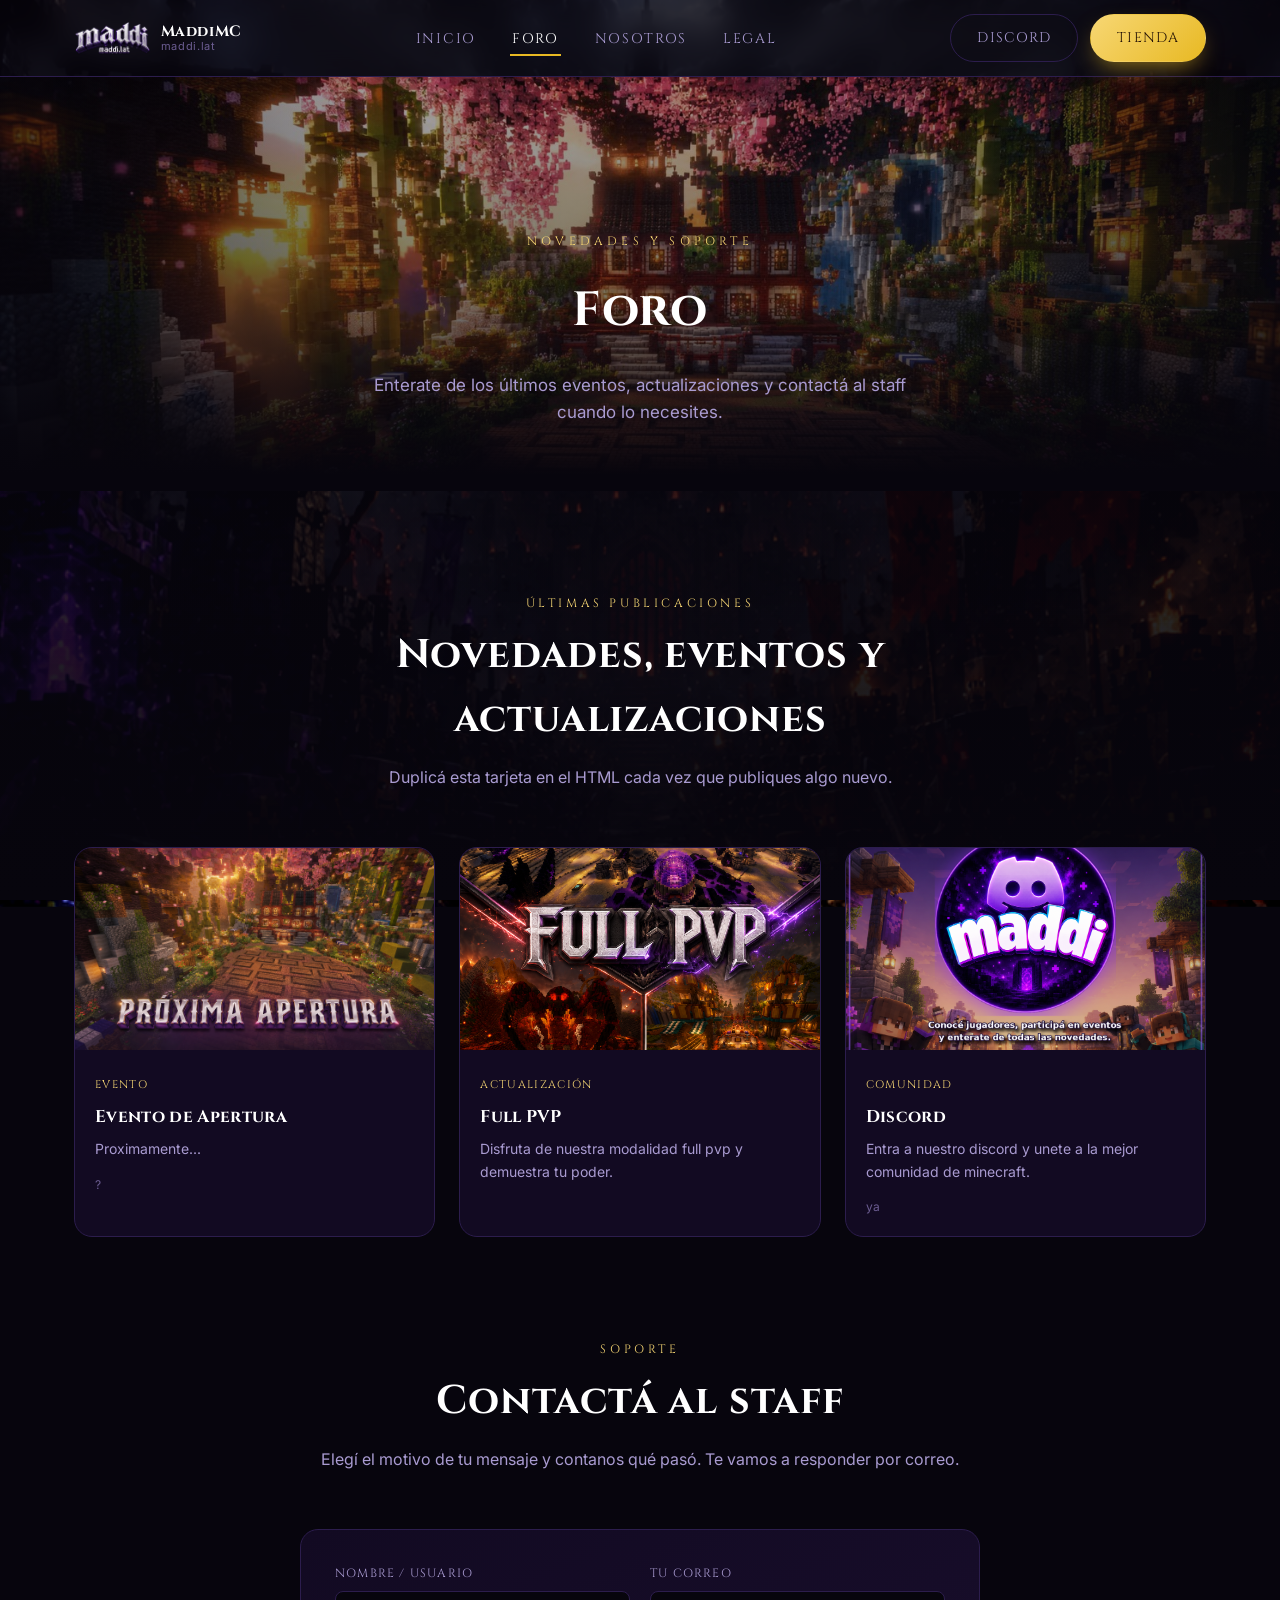
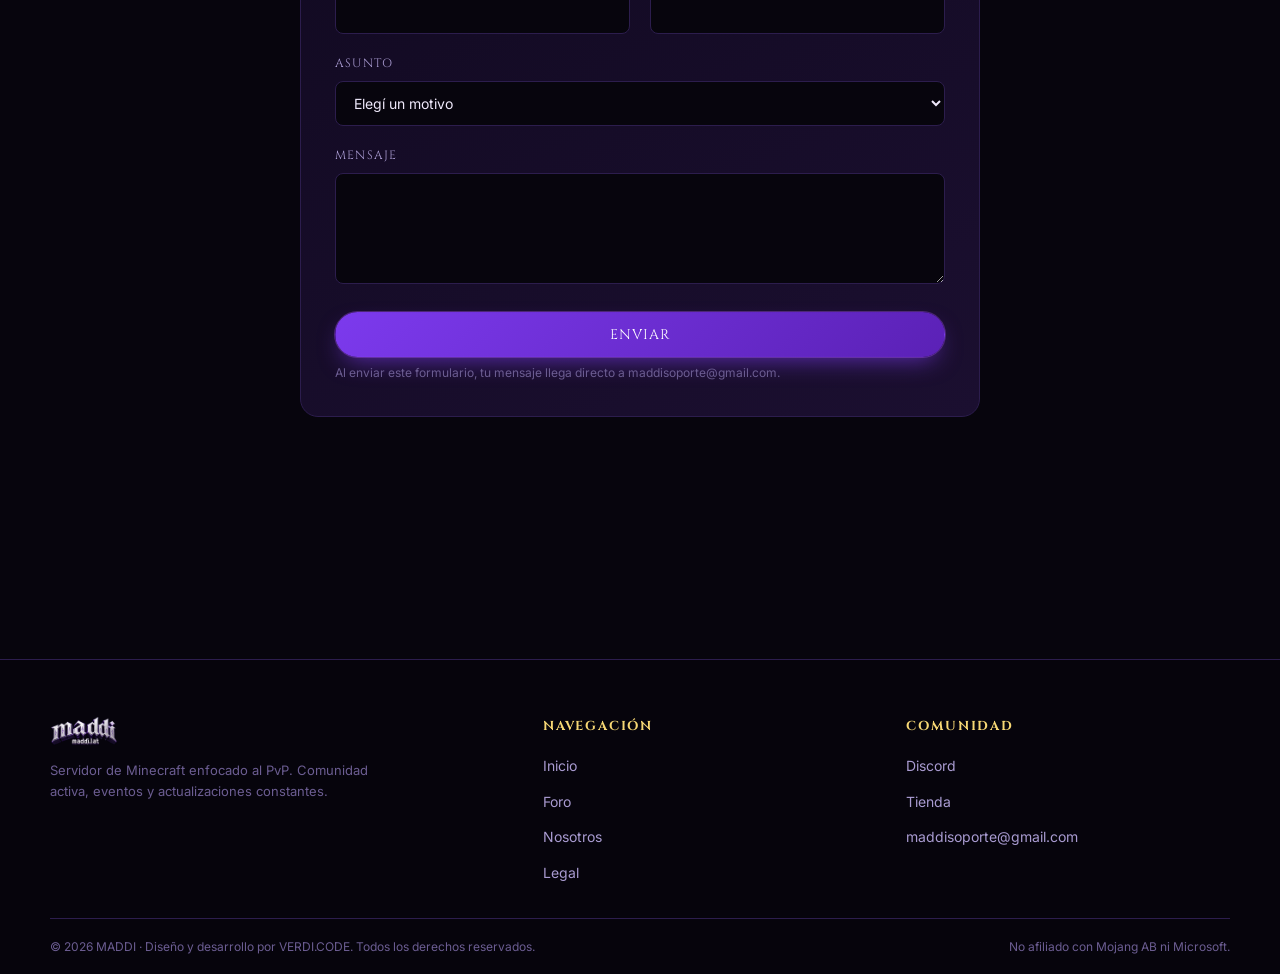
<file: pages/foro.html>
<!DOCTYPE html>
<html lang="es">
<head>
<meta charset="UTF-8">
<meta name="viewport" content="width=device-width, initial-scale=1, shrink-to-fit=no">
<title>Foro — MADDI</title>
<meta name="description" content="Novedades, eventos, actualizaciones y contacto con el soporte de MADDI.">
<link rel="icon" type="image/webp" href="../img/logo.webp">
<link rel="preconnect" href="https://fonts.googleapis.com">
<link rel="preconnect" href="https://fonts.gstatic.com" crossorigin>
<link href="https://fonts.googleapis.com/css2?family=Cinzel:wght@500;600;700;900&family=Inter:wght@400;500;600&display=swap" rel="stylesheet">
<link rel="stylesheet" href="../style.css">
</head>
<body>

<div class="bg-scene" aria-hidden="true">
  <img class="bg-scene__image" src="../img/fondol.webp" alt="">
  <div class="bg-scene__lightning bg-scene__lightning--a"></div>
  <div class="bg-scene__lightning bg-scene__lightning--b"></div>
  <div class="bg-scene__sparkles" aria-hidden="true">
    <span class="spark spark--v1"></span>
    <span class="spark spark--v2"></span>
    <span class="spark spark--v3"></span>
    <span class="spark spark--c1"></span>
    <span class="spark spark--c2"></span>
    <span class="spark spark--c3"></span>
  </div>
  <div class="bg-scene__vignette"></div>
</div>

<header class="site-header">
  <nav class="nav">
    <a href="../index.html" class="nav__brand">
      <img src="../img/logo.webp" alt="MADDI">
      <span class="nav__brand-text">
        <span class="nav__brand-title">MaddiMC</span>
        <span class="nav__brand-ip">maddi.lat</span>
      </span>
    </a>
    <button class="nav__toggle" aria-label="Abrir menú" aria-expanded="false">☰</button>
    <ul class="nav__links">
      <li><a href="../index.html">Inicio</a></li>
      <li><a href="foro.html" aria-current="page">Foro</a></li>
      <li><a href="nosotros.html">Nosotros</a></li>
      <li><a href="legal.html">Legal</a></li>
    </ul>
    <div class="nav__actions">
      <a class="btn btn--ghost" href="https://discord.gg/pamfXC4zZ" target="_blank" rel="noopener">Discord</a>
      <a class="btn btn--gold" href="https://maddi-store.tebex.store/" target="_blank" rel="noopener">Tienda</a>
    </div>
  </nav>
</header>

<main>

  <section class="hero hero--compact">
    <img class="hero__bg" src="../img/banner.webp" alt="">
    <div class="hero__overlay"></div>
    <div class="hero__particles" aria-hidden="true"></div>
    <div class="hero__content">
      <span class="hero__eyebrow">Novedades y soporte</span>
      <h1 style="font-size:clamp(30px,5vw,48px);">Foro</h1>
      <p class="hero__tagline">Enterate de los últimos eventos, actualizaciones y contactá al staff cuando lo necesites.</p>
    </div>
  </section>

  <!-- ============ NOVEDADES ============ -->
  <section class="section container">
    <div class="section__head">
      <span class="section__eyebrow">Últimas publicaciones</span>
      <h2 class="section__title">Novedades, eventos y actualizaciones</h2>
      <p class="section__lede" style="margin-inline:auto;">Duplicá esta tarjeta en el HTML cada vez que publiques algo nuevo.</p>
    </div>

    <div class="news-grid">
      <article class="news-card">
        <div class="news-card__img">
          <!-- Reemplazar por la imagen real de la publicación -->
          <img src="../img/evento.webp" alt="">
        </div>
        <div class="news-card__body">
          <span class="news-card__tag">Evento</span>
          <h3 class="news-card__title">Evento de Apertura</h3>
          <p class="news-card__excerpt">Proximamente...</p>
          <p class="news-card__date">?</p>
        </div>
      </article>

      <article class="news-card">
        <div class="news-card__img">
          <img src="../img/zonas-banner.webp" alt="">
        </div>
        <div class="news-card__body">
          <span class="news-card__tag">Actualización</span>
          <h3 class="news-card__title">Full PVP</h3>
          <p class="news-card__excerpt">Disfruta de nuestra modalidad full pvp y demuestra tu poder.</p>
          <p class="news-card__date"></p>
        </div>
      </article>

      <article class="news-card">
        <div class="news-card__img">
          <img src="../img/discorsforo.webp" alt="">
        </div>
        <div class="news-card__body">
          <span class="news-card__tag">Comunidad</span>
          <h3 class="news-card__title">Discord</h3>
          <p class="news-card__excerpt">Entra a nuestro discord y unete a la mejor comunidad de minecraft.</p>
          <p class="news-card__date">ya</p>
        </div>
      </article>
    </div>
  </section>

  <!-- ============ FORMULARIO DE CONTACTO ============ -->
  <section class="section section--end container" id="contacto">
    <div class="section__head">
      <span class="section__eyebrow">Soporte</span>
      <h2 class="section__title">Contactá al staff</h2>
      <p class="section__lede" style="margin-inline:auto;">Elegí el motivo de tu mensaje y contanos qué pasó. Te vamos a responder por correo.</p>
    </div>

    <div class="form-panel" style="max-width:680px; margin:0 auto;">
      <!--
        Este formulario usa FormSubmit (https://formsubmit.co) para enviar el
        mensaje directo a maddisoporte@gmail.com sin necesitar un backend
        propio. La primera vez que alguien lo envíe, FormSubmit le manda un
        correo de activación a esa casilla que hay que confirmar una sola vez.
      -->
      <form action="https://formsubmit.co/maddisoporte@gmail.com" method="POST" data-contact-form>
        <input type="hidden" name="_subject" value="Nuevo mensaje desde el Foro de MADDI">
        <input type="hidden" name="_captcha" value="true">
        <input type="hidden" name="_template" value="table">

        <div class="field-row">
          <div class="field">
            <label for="nombre">Nombre / usuario</label>
            <input type="text" id="nombre" name="Nombre" required>
          </div>
          <div class="field">
            <label for="email">Tu correo</label>
            <input type="email" id="email" name="Correo" required>
          </div>
        </div>

        <div class="field">
          <label for="asunto">Asunto</label>
          <select id="asunto" name="Asunto" required>
            <option value="" disabled selected>Elegí un motivo</option>
            <option value="Reportar abuso">Reportar abuso</option>
            <option value="Reportar problema">Reportar problema</option>
            <option value="Consultas">Consultas</option>
          </select>
        </div>

        <div class="field">
          <label for="mensaje">Mensaje</label>
          <textarea id="mensaje" name="Mensaje" rows="5" required></textarea>
        </div>

        <button type="submit" class="btn btn--violet" style="width:100%;">Enviar</button>
        <p class="form-note">Al enviar este formulario, tu mensaje llega directo a maddisoporte@gmail.com.</p>
        <p class="form-status" data-form-status></p>
      </form>
    </div>
  </section>

</main>

<footer class="site-footer">
  <div class="container footer-grid">
    <div>
      <div class="footer-brand">
        <img src="../img/logo.webp" alt="MADDI">
      </div>
      <p class="footer-note">Servidor de Minecraft enfocado al PvP. Comunidad activa, eventos y actualizaciones constantes.</p>
    </div>
    <div>
      <h4>Navegación</h4>
      <ul>
        <li><a href="../index.html">Inicio</a></li>
        <li><a href="foro.html">Foro</a></li>
        <li><a href="nosotros.html">Nosotros</a></li>
        <li><a href="legal.html">Legal</a></li>
      </ul>
    </div>
    <div>
      <h4>Comunidad</h4>
      <ul>
        <li><a href="https://discord.gg/pamfXC4zZ" target="_blank" rel="noopener">Discord</a></li>
        <li><a href="https://maddi-store.tebex.store/" target="_blank" rel="noopener">Tienda</a></li>
        <li><a href="mailto:maddisoporte@gmail.com">maddisoporte@gmail.com</a></li>
      </ul>
    </div>
  </div>
  <div class="container footer-bottom">
    <span>© 2026 MADDI · Diseño y desarrollo por VERDI.CODE. Todos los derechos reservados.</span>
    <span>No afiliado con Mojang AB ni Microsoft.</span>
  </div>
</footer>

<script src="../main.js"></script>
</body>
</html>
</file>
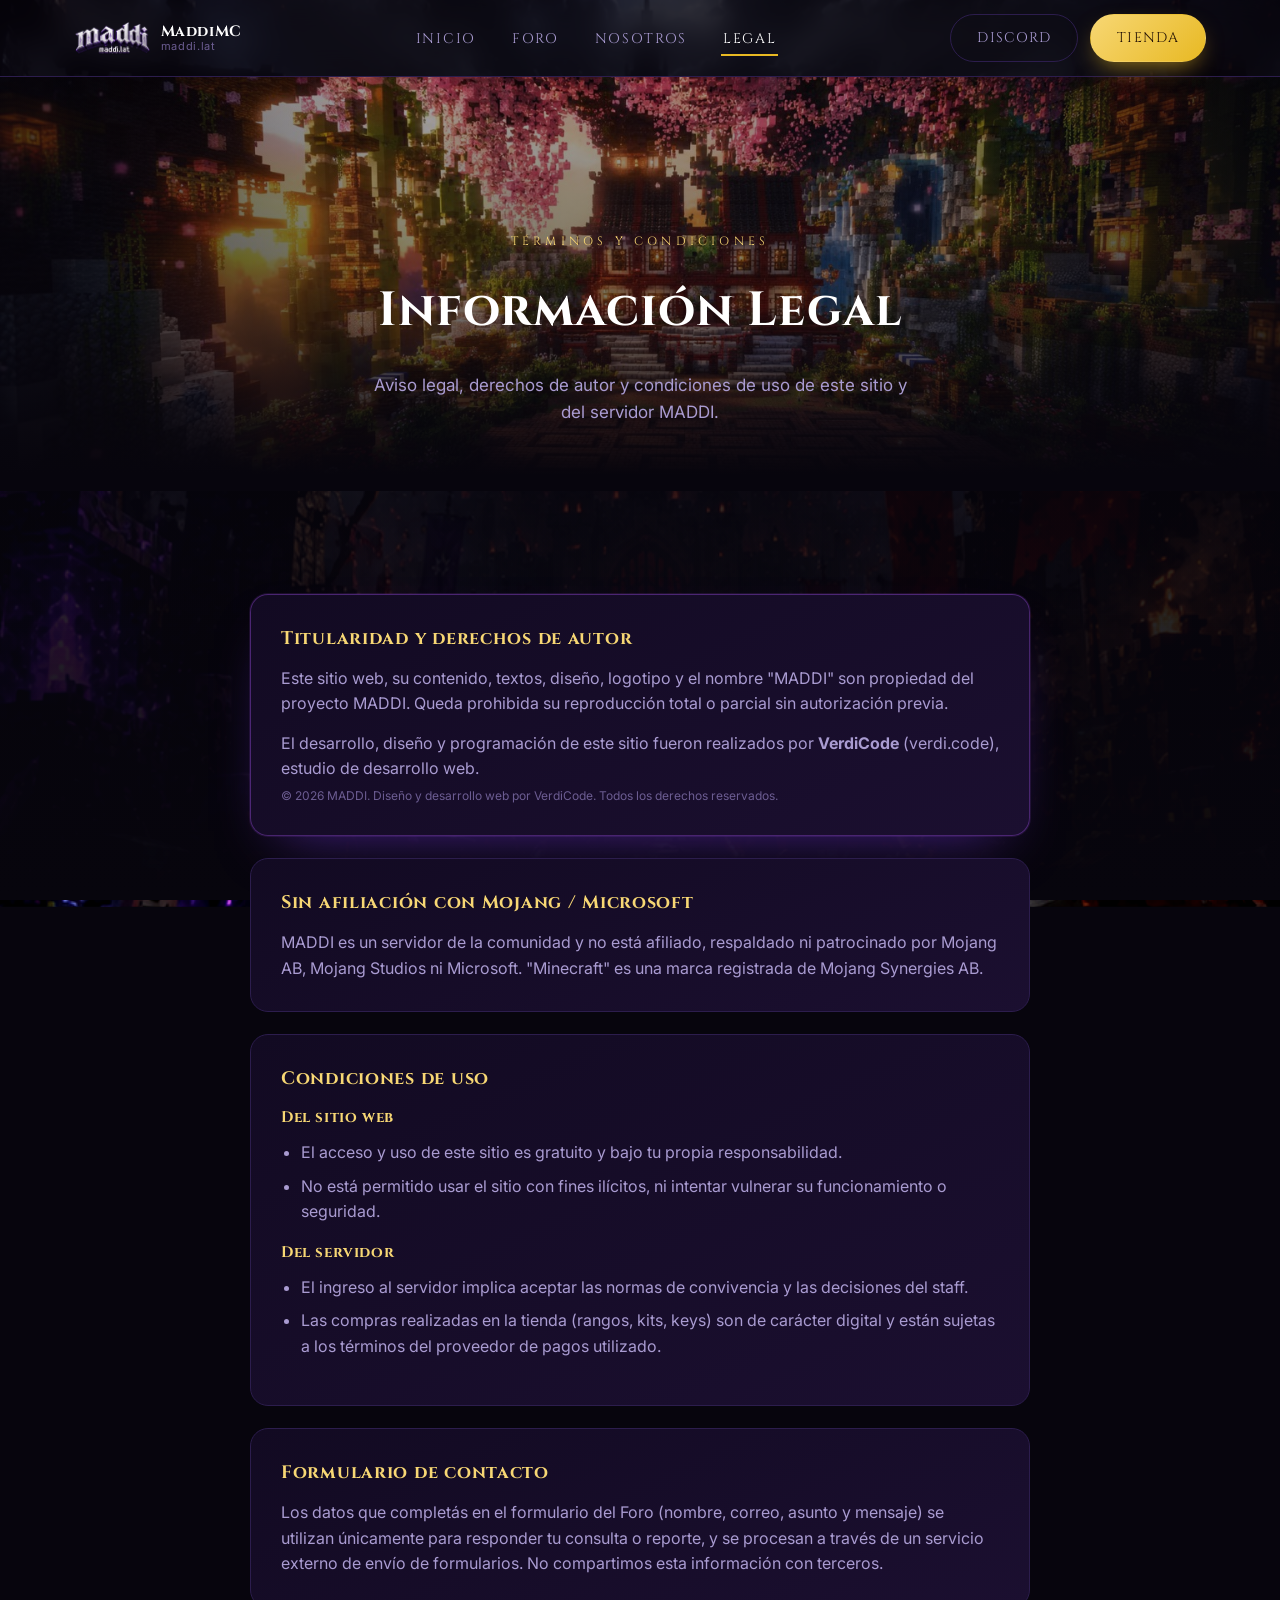
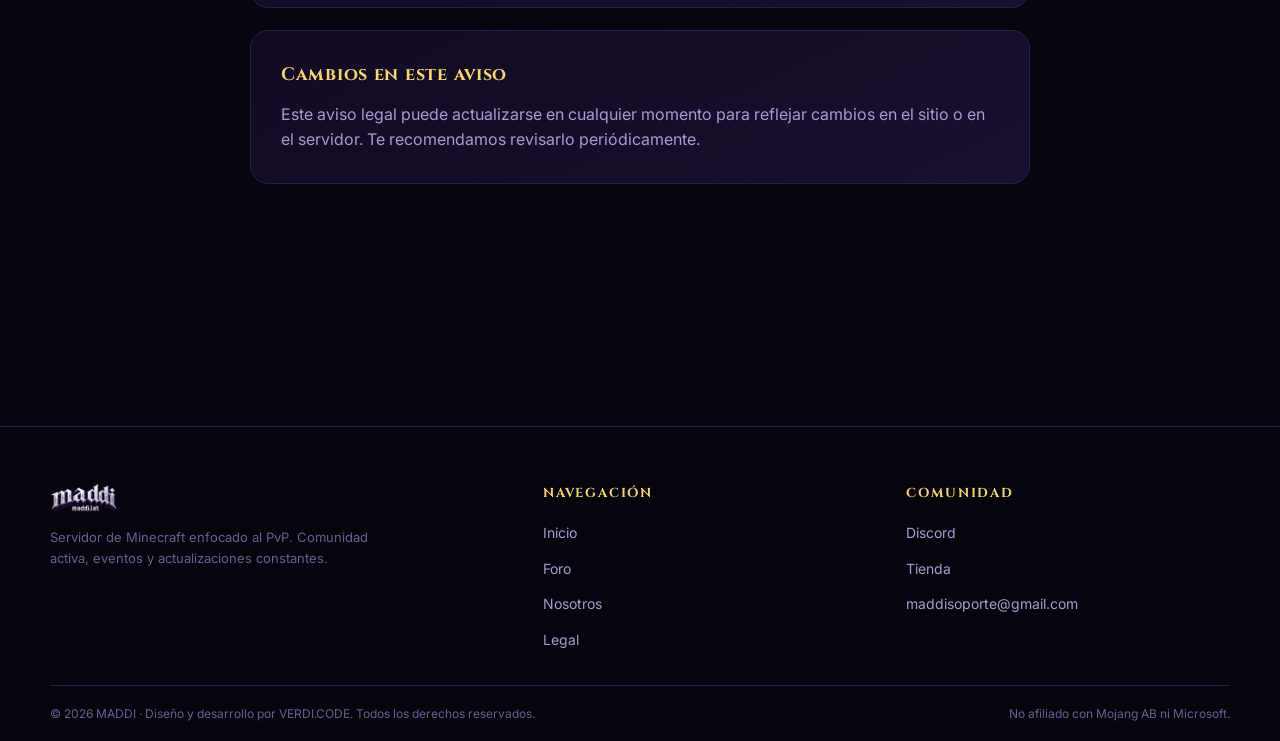
<file: pages/legal.html>
<!DOCTYPE html>
<html lang="es">
<head>
<meta charset="UTF-8">
<meta name="viewport" content="width=device-width, initial-scale=1, shrink-to-fit=no">
<title>Información Legal — MADDI</title>
<meta name="description" content="Aviso legal, derechos de autor y condiciones de uso del sitio de MADDI.">
<link rel="icon" type="image/webp" href="../img/logo.webp">
<link rel="preconnect" href="https://fonts.googleapis.com">
<link rel="preconnect" href="https://fonts.gstatic.com" crossorigin>
<link href="https://fonts.googleapis.com/css2?family=Cinzel:wght@500;600;700;900&family=Inter:wght@400;500;600&display=swap" rel="stylesheet">
<link rel="stylesheet" href="../style.css">
</head>
<body>

<div class="bg-scene" aria-hidden="true">
  <img class="bg-scene__image" src="../img/fondol.webp" alt="">
  <div class="bg-scene__lightning bg-scene__lightning--a"></div>
  <div class="bg-scene__lightning bg-scene__lightning--b"></div>
  <div class="bg-scene__sparkles" aria-hidden="true">
    <span class="spark spark--v1"></span>
    <span class="spark spark--v2"></span>
    <span class="spark spark--v3"></span>
    <span class="spark spark--c1"></span>
    <span class="spark spark--c2"></span>
    <span class="spark spark--c3"></span>
  </div>
  <div class="bg-scene__vignette"></div>
</div>

<header class="site-header">
  <nav class="nav">
    <a href="../index.html" class="nav__brand">
      <img src="../img/logo.webp" alt="MADDI">
      <span class="nav__brand-text">
        <span class="nav__brand-title">MaddiMC</span>
        <span class="nav__brand-ip">maddi.lat</span>
      </span>
    </a>
    <button class="nav__toggle" aria-label="Abrir menú" aria-expanded="false">☰</button>
    <ul class="nav__links">
      <li><a href="../index.html">Inicio</a></li>
      <li><a href="foro.html">Foro</a></li>
      <li><a href="nosotros.html">Nosotros</a></li>
      <li><a href="legal.html" aria-current="page">Legal</a></li>
    </ul>
    <div class="nav__actions">
      <a class="btn btn--ghost" href="https://discord.gg/pamfXC4zZ" target="_blank" rel="noopener">Discord</a>
      <a class="btn btn--gold" href="https://maddi-store.tebex.store/" target="_blank" rel="noopener">Tienda</a>
    </div>
  </nav>
</header>

<main>

  <section class="hero hero--compact">
    <img class="hero__bg" src="../img/banner.webp" alt="">
    <div class="hero__overlay"></div>
    <div class="hero__particles" aria-hidden="true"></div>
    <div class="hero__content">
      <span class="hero__eyebrow">Términos y condiciones</span>
      <h1 style="font-size:clamp(30px,5vw,48px);">Información Legal</h1>
      <p class="hero__tagline">Aviso legal, derechos de autor y condiciones de uso de este sitio y del servidor MADDI.</p>
    </div>
  </section>

  <!-- ============ AVISO LEGAL ============ -->
  <section class="section section--end container">
    <div class="legal">

      <div class="panel panel--glow">
        <h3>Titularidad y derechos de autor</h3>
        <p>Este sitio web, su contenido, textos, diseño, logotipo y el nombre "MADDI" son propiedad del proyecto MADDI. Queda prohibida su reproducción total o parcial sin autorización previa.</p>
        <p>El desarrollo, diseño y programación de este sitio fueron realizados por <strong>VerdiCode</strong> (verdi.code), estudio de desarrollo web.</p>
        <p class="legal-updated">© 2026 MADDI. Diseño y desarrollo web por VerdiCode. Todos los derechos reservados.</p>
      </div>

      <div class="panel">
        <h3>Sin afiliación con Mojang / Microsoft</h3>
        <p>MADDI es un servidor de la comunidad y no está afiliado, respaldado ni patrocinado por Mojang AB, Mojang Studios ni Microsoft. "Minecraft" es una marca registrada de Mojang Synergies AB.</p>
      </div>

      <div class="panel">
        <h3>Condiciones de uso</h3>
        <h4>Del sitio web</h4>
        <ul>
          <li>El acceso y uso de este sitio es gratuito y bajo tu propia responsabilidad.</li>
          <li>No está permitido usar el sitio con fines ilícitos, ni intentar vulnerar su funcionamiento o seguridad.</li>
        </ul>
        <h4>Del servidor</h4>
        <ul>
          <li>El ingreso al servidor implica aceptar las normas de convivencia y las decisiones del staff.</li>
          <li>Las compras realizadas en la tienda (rangos, kits, keys) son de carácter digital y están sujetas a los términos del proveedor de pagos utilizado.</li>
        </ul>
      </div>

      <div class="panel">
        <h3>Formulario de contacto</h3>
        <p>Los datos que completás en el formulario del Foro (nombre, correo, asunto y mensaje) se utilizan únicamente para responder tu consulta o reporte, y se procesan a través de un servicio externo de envío de formularios. No compartimos esta información con terceros.</p>
      </div>

      <div class="panel">
        <h3>Cambios en este aviso</h3>
        <p>Este aviso legal puede actualizarse en cualquier momento para reflejar cambios en el sitio o en el servidor. Te recomendamos revisarlo periódicamente.</p>
      </div>

    </div>
  </section>

</main>

<footer class="site-footer">
  <div class="container footer-grid">
    <div>
      <div class="footer-brand">
        <img src="../img/logo.webp" alt="MADDI">
      </div>
      <p class="footer-note">Servidor de Minecraft enfocado al PvP. Comunidad activa, eventos y actualizaciones constantes.</p>
    </div>
    <div>
      <h4>Navegación</h4>
      <ul>
        <li><a href="../index.html">Inicio</a></li>
        <li><a href="foro.html">Foro</a></li>
        <li><a href="nosotros.html">Nosotros</a></li>
        <li><a href="legal.html">Legal</a></li>
      </ul>
    </div>
    <div>
      <h4>Comunidad</h4>
      <ul>
        <li><a href="https://discord.gg/pamfXC4zZ" target="_blank" rel="noopener">Discord</a></li>
        <li><a href="https://maddi-store.tebex.store/" target="_blank" rel="noopener">Tienda</a></li>
        <li><a href="mailto:maddisoporte@gmail.com">maddisoporte@gmail.com</a></li>
      </ul>
    </div>
  </div>
  <div class="container footer-bottom">
    <span>© 2026 MADDI · Diseño y desarrollo por VERDI.CODE. Todos los derechos reservados.</span>
    <span>No afiliado con Mojang AB ni Microsoft.</span>
  </div>
</footer>

<script src="../main.js"></script>
</body>
</html>
</file>
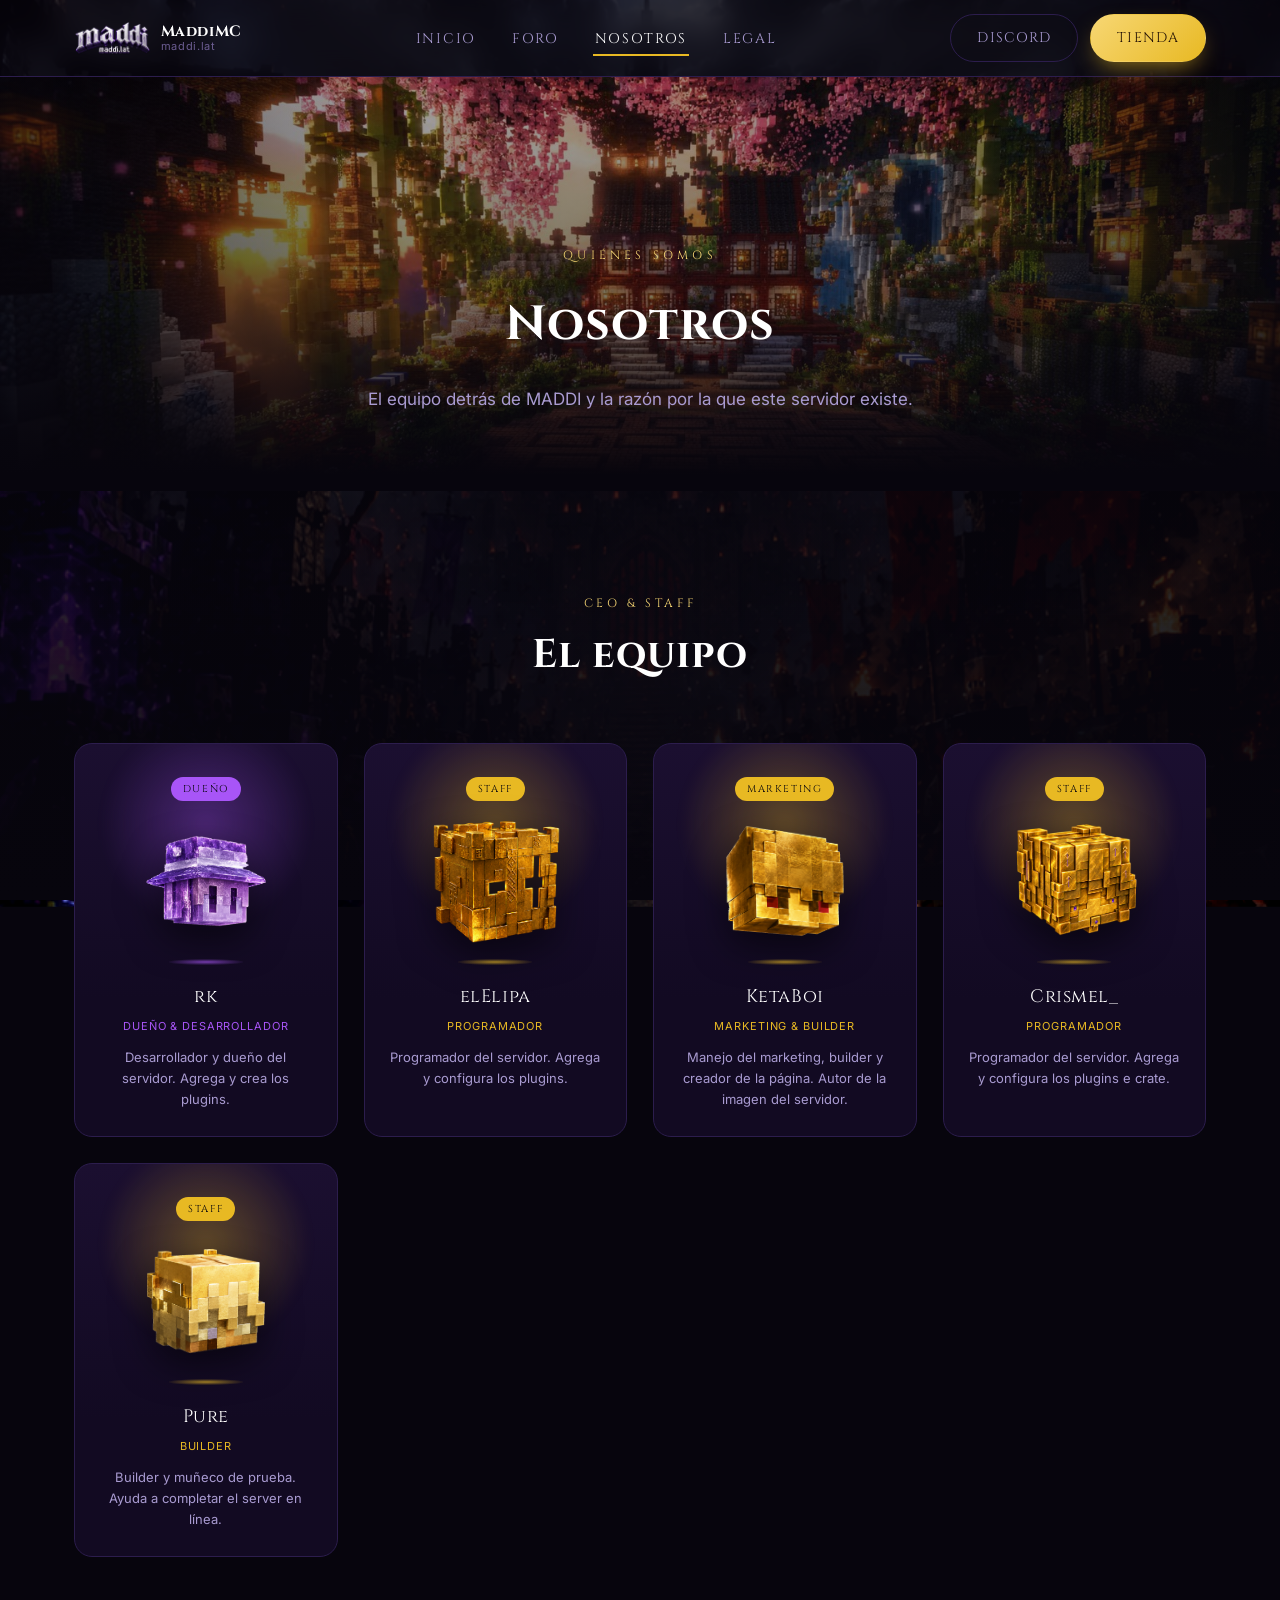
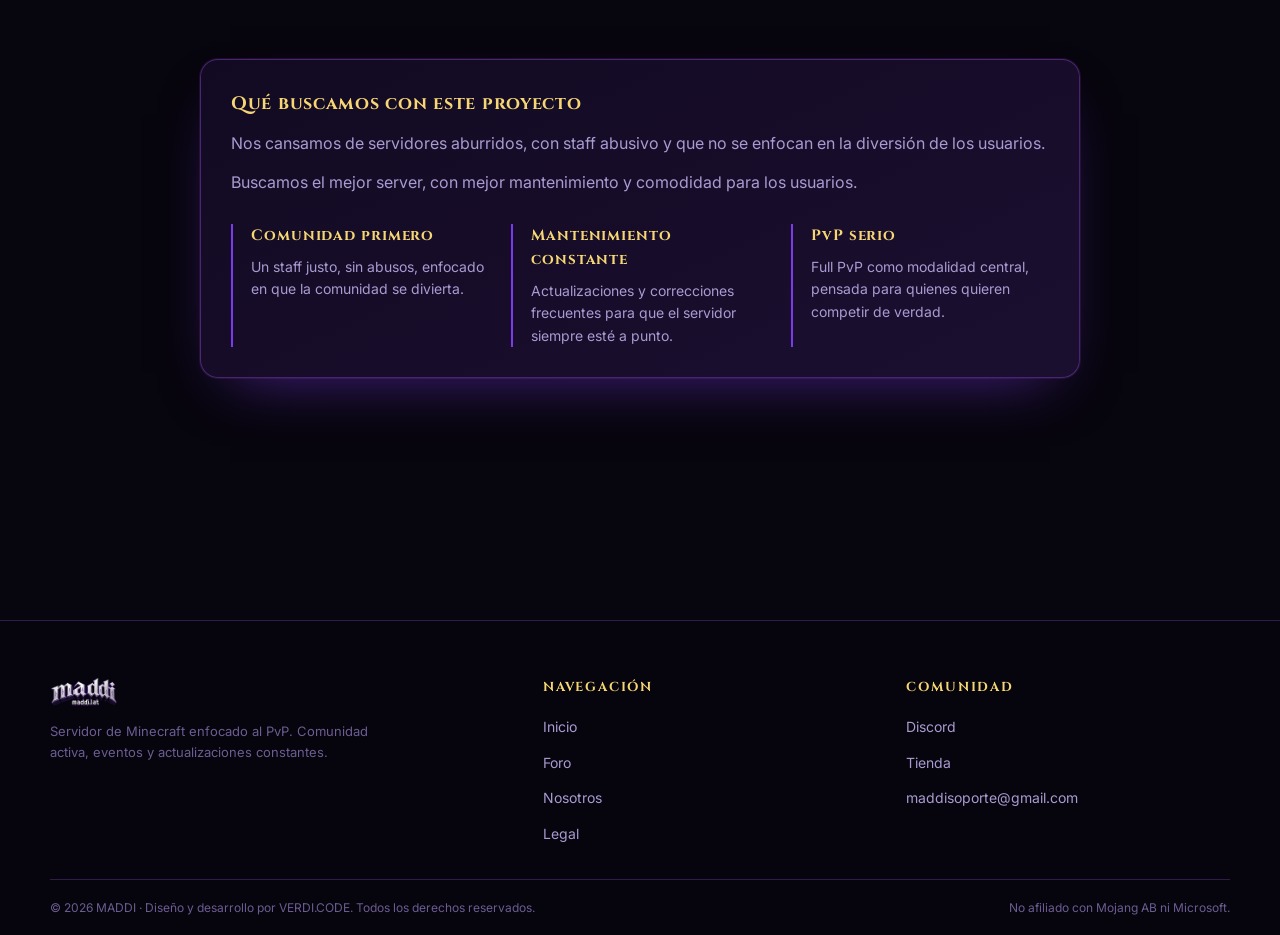
<file: pages/nosotros.html>
<!DOCTYPE html>
<html lang="es">
<head>
<meta charset="UTF-8">
<meta name="viewport" content="width=device-width, initial-scale=1, shrink-to-fit=no">
<title>Nosotros — MADDI</title>
<meta name="description" content="Conocé al equipo detrás de MADDI y qué buscamos con este proyecto.">
<link rel="icon" type="image/webp" href="../img/logo.webp">
<link rel="preconnect" href="https://fonts.googleapis.com">
<link rel="preconnect" href="https://fonts.gstatic.com" crossorigin>
<link href="https://fonts.googleapis.com/css2?family=Cinzel:wght@500;600;700;900&family=Inter:wght@400;500;600&display=swap" rel="stylesheet">
<link rel="stylesheet" href="../style.css">
</head>
<body>

<div class="bg-scene" aria-hidden="true">
  <img class="bg-scene__image" src="../img/fondol.webp" alt="">
  <div class="bg-scene__lightning bg-scene__lightning--a"></div>
  <div class="bg-scene__lightning bg-scene__lightning--b"></div>
  <div class="bg-scene__sparkles" aria-hidden="true">
    <span class="spark spark--v1"></span>
    <span class="spark spark--v2"></span>
    <span class="spark spark--v3"></span>
    <span class="spark spark--c1"></span>
    <span class="spark spark--c2"></span>
    <span class="spark spark--c3"></span>
  </div>
  <div class="bg-scene__vignette"></div>
</div>

<header class="site-header">
  <nav class="nav">
    <a href="../index.html" class="nav__brand">
      <img src="../img/logo.webp" alt="MADDI">
      <span class="nav__brand-text">
        <span class="nav__brand-title">MaddiMC</span>
        <span class="nav__brand-ip">maddi.lat</span>
      </span>
    </a>
    <button class="nav__toggle" aria-label="Abrir menú" aria-expanded="false">☰</button>
    <ul class="nav__links">
      <li><a href="../index.html">Inicio</a></li>
      <li><a href="foro.html">Foro</a></li>
      <li><a href="nosotros.html" aria-current="page">Nosotros</a></li>
      <li><a href="legal.html">Legal</a></li>
    </ul>
    <div class="nav__actions">
      <a class="btn btn--ghost" href="https://discord.gg/pamfXC4zZ" target="_blank" rel="noopener">Discord</a>
      <a class="btn btn--gold" href="https://maddi-store.tebex.store/" target="_blank" rel="noopener">Tienda</a>
    </div>
  </nav>
</header>

<main>

  <section class="hero hero--compact">
    <img class="hero__bg" src="../img/banner.webp" alt="">
    <div class="hero__overlay"></div>
    <div class="hero__particles" aria-hidden="true"></div>
    <div class="hero__content">
      <span class="hero__eyebrow">Quiénes somos</span>
      <h1 style="font-size:clamp(30px,5vw,48px);">Nosotros</h1>
      <p class="hero__tagline">El equipo detrás de MADDI y la razón por la que este servidor existe.</p>
    </div>
  </section>

  <!-- ============ EQUIPO ============ -->
  <section class="section container">
    <div class="section__head">
      <span class="section__eyebrow">CEO &amp; Staff</span>
      <h2 class="section__title">El equipo</h2>
    </div>
    <div class="team-grid">
      <div class="team-card team-card--violet">
        <span class="team-card__rank">Dueño</span>
        <div class="team-card__avatar"><img src="../img/rk.webp" alt="Busto de rk"></div>
        <div class="team-card__plinth"></div>
        <div class="team-card__name">rk</div>
        <div class="team-card__role">Dueño &amp; Desarrollador</div>
        <p class="team-card__desc">Desarrollador y dueño del servidor. Agrega y crea los plugins.</p>
      </div>

      <div class="team-card team-card--gold">
        <span class="team-card__rank">Staff</span>
        <div class="team-card__avatar"><img src="../img/elipa.webp" alt="Busto de elElipa"></div>
        <div class="team-card__plinth"></div>
        <div class="team-card__name">elElipa</div>
        <div class="team-card__role">Programador</div>
        <p class="team-card__desc">Programador del servidor. Agrega y configura los plugins.</p>
      </div>

      <div class="team-card team-card--gold">
        <span class="team-card__rank">Marketing</span>
        <div class="team-card__avatar"><img src="../img/ketaboi.webp" alt="Busto de KetaBoi"></div>
        <div class="team-card__plinth"></div>
        <div class="team-card__name">KetaBoi</div>
        <div class="team-card__role">Marketing &amp; Builder</div>
        <p class="team-card__desc">Manejo del marketing, builder y creador de la página. Autor de la imagen del servidor.</p>
      </div>

      <div class="team-card team-card--gold">
        <span class="team-card__rank">Staff</span>
        <div class="team-card__avatar"><img src="../img/crismel.webp" alt="Busto de Crismel_"></div>
        <div class="team-card__plinth"></div>
        <div class="team-card__name">Crismel_</div>
        <div class="team-card__role">Programador</div>
        <p class="team-card__desc">Programador del servidor. Agrega y configura los plugins e crate.</p>
      </div>

      <div class="team-card team-card--gold">
        <span class="team-card__rank">Staff</span>
        <div class="team-card__avatar"><img src="../img/pure.webp" alt="Busto de Pure"></div>
        <div class="team-card__plinth"></div>
        <div class="team-card__name">Pure</div>
        <div class="team-card__role">Builder</div>
        <p class="team-card__desc">Builder y muñeco de prueba. Ayuda a completar el server en línea.</p>
      </div>
    </div>
  </section>

  <!-- ============ QUÉ BUSCAMOS ============ -->
  <section class="section section--end container">
    <div class="panel panel--glow" style="max-width:880px; margin:0 auto;">
      <h3>Qué buscamos con este proyecto</h3>
      <p>Nos cansamos de servidores aburridos, con staff abusivo y que no se enfocan en la diversión de los usuarios.</p>
      <p>Buscamos el mejor server, con mejor mantenimiento y comodidad para los usuarios.</p>

      <div class="pillars" style="margin-top:28px;">
        <div class="pillar">
          <h4>Comunidad primero</h4>
          <p>Un staff justo, sin abusos, enfocado en que la comunidad se divierta.</p>
        </div>
        <div class="pillar">
          <h4>Mantenimiento constante</h4>
          <p>Actualizaciones y correcciones frecuentes para que el servidor siempre esté a punto.</p>
        </div>
        <div class="pillar">
          <h4>PvP serio</h4>
          <p>Full PvP como modalidad central, pensada para quienes quieren competir de verdad.</p>
        </div>
      </div>
    </div>
  </section>

</main>

<footer class="site-footer">
  <div class="container footer-grid">
    <div>
      <div class="footer-brand">
        <img src="../img/logo.webp" alt="MADDI">
      </div>
      <p class="footer-note">Servidor de Minecraft enfocado al PvP. Comunidad activa, eventos y actualizaciones constantes.</p>
    </div>
    <div>
      <h4>Navegación</h4>
      <ul>
        <li><a href="../index.html">Inicio</a></li>
        <li><a href="foro.html">Foro</a></li>
        <li><a href="nosotros.html">Nosotros</a></li>
        <li><a href="legal.html">Legal</a></li>
      </ul>
    </div>
    <div>
      <h4>Comunidad</h4>
      <ul>
        <li><a href="https://discord.gg/pamfXC4zZ" target="_blank" rel="noopener">Discord</a></li>
        <li><a href="https://maddi-store.tebex.store/" target="_blank" rel="noopener">Tienda</a></li>
        <li><a href="mailto:maddisoporte@gmail.com">maddisoporte@gmail.com</a></li>
      </ul>
    </div>
  </div>
  <div class="container footer-bottom">
    <span>© 2026 MADDI · Diseño y desarrollo por VERDI.CODE. Todos los derechos reservados.</span>
    <span>No afiliado con Mojang AB ni Microsoft.</span>
  </div>
</footer>

<script src="../main.js"></script>
</body>
</html>
</file>
<file: style.css>
/* ==========================================================================
   MADDI — Servidor PvP de Minecraft
   Sistema de diseño: oscuro / violeta imperial, tipografía elegante y ruda
   ========================================================================== */

:root {
  /* Color */
  --void:        #07050d;   /* fondo base, casi negro */
  --deep:        #120a22;   /* paneles / secciones */
  --deep-2:      #1b0f30;   /* paneles elevados */
  --line:        #2c1d4d;   /* bordes sutiles */
  --violet:      #7c3aed;   /* violeta primario */
  --violet-2:    #a855f7;   /* violeta brillante / glow */
  --violet-soft: rgba(124, 58, 237, 0.18);
  --gold:        #e8b923;   /* acento tienda / CTA cálido */
  --gold-2:      #f7d774;
  --crimson:     #c0293b;   /* acento zona PvP */
  --text:        #efe9fb;
  --text-muted:  #a99bd1;
  --text-faint:  #6c5d92;

  /* Type */
  --font-display: "Cinzel", "Georgia", serif;
  --font-body: "Inter", -apple-system, "Segoe UI", sans-serif;

  /* Layout */
  --max-w: 1180px;
  --radius: 10px;
  --radius-lg: 18px;
}

*, *::before, *::after { box-sizing: border-box; }

html {
  scroll-behavior: smooth;
  overflow-x: clip;
}

body {
  margin: 0;
  position: relative;
  z-index: 0;
  min-width: 0;
  background: var(--void);
  color: var(--text);
  font-family: var(--font-body);
  font-size: 16px;
  line-height: 1.6;
  -webkit-font-smoothing: antialiased;
  overflow-x: hidden;
}

main {
  position: relative;
  min-width: 0;
  overflow: clip;
}

img { max-width: 100%; display: block; }

a { color: inherit; text-decoration: none; }

.container {
  max-width: var(--max-w);
  margin: 0 auto;
  padding: 0 24px;
}

h1, h2, h3, h4 {
  font-family: var(--font-display);
  margin: 0;
  color: #fff;
  letter-spacing: 0.02em;
}

p { margin: 0; }

::selection { background: var(--violet); color: #fff; }

/* Foco visible accesible */
a:focus-visible,
button:focus-visible,
input:focus-visible,
select:focus-visible,
textarea:focus-visible {
  outline: 2px solid var(--gold);
  outline-offset: 3px;
}

/* ==========================================================================
   FONDO GENERAL — imagen de batalla fija con parpadeo de rayos
   No debe robar foco del contenido: overlays oscuros + blur leve
   ========================================================================== */

.bg-scene {
  position: fixed;
  inset: 0;
  z-index: -3;
  background: var(--void);
}

.bg-scene__image {
  position: absolute;
  inset: 0;
  width: 100%;
  height: 100%;
  object-fit: cover;
  object-position: center 28%;
  opacity: 1;
  filter: saturate(1.06) contrast(1.08) brightness(0.9);
  transform: scale(1.015);
}

.bg-scene__lightning {
  position: absolute;
  inset: 0;
  mix-blend-mode: screen;
  opacity: 0;
  pointer-events: none;
  will-change: opacity, filter;
}

/* Trazo dentado del rayo: aparece junto con el resplandor del cielo. */
.bg-scene__lightning::before {
  content: "";
  position: absolute;
  top: -3vh;
  left: calc(var(--bolt-x, 50%) - 52px);
  width: 104px;
  height: min(58vh, 620px);
  background: linear-gradient(180deg, #fff 0%, #dfc8ff 18%, #9a5cff 58%, rgba(102,42,190,0.2) 100%);
  clip-path: polygon(49% 0, 61% 0, 52% 19%, 69% 25%, 49% 43%, 62% 48%, 38% 68%, 49% 73%, 25% 100%, 35% 72%, 24% 66%, 45% 47%, 32% 40%, 50% 23%, 40% 18%);
  filter: blur(0.35px) drop-shadow(0 0 7px #fff) drop-shadow(0 0 22px #a855f7) drop-shadow(0 0 46px #6d28d9);
  transform: rotate(var(--bolt-rotate, 0deg));
  transform-origin: top center;
}

.bg-scene__lightning::after {
  content: "";
  position: absolute;
  inset: 0;
  background: radial-gradient(ellipse 48% 34% at var(--flash-x, 50%) 8%, rgba(225,205,255,0.72), rgba(133,77,255,0.22) 42%, transparent 74%);
}

.bg-scene__lightning--a {
  --bolt-x: 67%;
  --bolt-rotate: 8deg;
  --flash-x: 67%;
  animation: lightning-burst-a 7.5s infinite;
}

.bg-scene__lightning--b {
  --bolt-x: 22%;
  --bolt-rotate: -9deg;
  --flash-x: 24%;
  animation: lightning-burst-b 10.5s infinite;
  animation-delay: 2.2s;
}

@keyframes lightning-burst-a {
  0%, 61%, 100% { opacity: 0; }
  61.5% { opacity: 0.82; }
  62% { opacity: 0.12; }
  62.5% { opacity: 0.96; }
  63.2% { opacity: 0.08; }
  64% { opacity: 0.48; }
  65% { opacity: 0; }
}

@keyframes lightning-burst-b {
  0%, 76%, 100% { opacity: 0; }
  76.4% { opacity: 0.68; }
  76.9% { opacity: 0.1; }
  77.4% { opacity: 0.84; }
  78.2% { opacity: 0; }
  79% { opacity: 0.42; }
  79.8% { opacity: 0; }
}

/* ---------- Destellos violeta/celeste sobre las armaduras del fondo ---------- */

.bg-scene__sparkles {
  position: absolute;
  inset: 0;
  pointer-events: none;
}

.spark {
  position: absolute;
  width: 120px;
  height: 120px;
  border-radius: 50%;
  transform: translate(-50%, -50%) scale(0.7);
  mix-blend-mode: screen;
  background: radial-gradient(circle, var(--spark-color, rgba(196,140,255,0.92)) 0 2%, rgba(255,255,255,0.54) 3%, transparent 34%);
  filter: drop-shadow(0 0 8px var(--spark-color, #b96cff));
  opacity: 0;
  animation-name: spark-twinkle;
  animation-timing-function: ease-in-out;
  animation-iteration-count: infinite;
}

.spark::before,
.spark::after {
  content: "";
  position: absolute;
  left: 50%;
  top: 50%;
  border-radius: 999px;
  background: linear-gradient(90deg, transparent, rgba(255,255,255,0.98), var(--spark-color, #c084fc), transparent);
  transform: translate(-50%, -50%);
  box-shadow: 0 0 8px var(--spark-color, #a855f7);
}

.spark::before { width: 44%; height: 2px; }
.spark::after  { width: 2px; height: 44%; }

@keyframes spark-twinkle {
  0%, 34%, 100% { opacity: 0; transform: translate(-50%, -50%) scale(0.55) rotate(0deg); }
  39% { opacity: var(--spark-max, 0.75); transform: translate(-50%, -50%) scale(1.05) rotate(12deg); }
  44% { opacity: 0.12; transform: translate(-50%, -50%) scale(0.72) rotate(20deg); }
  48% { opacity: calc(var(--spark-max, 0.75) * 0.78); transform: translate(-50%, -50%) scale(0.92) rotate(26deg); }
  54% { opacity: 0; transform: translate(-50%, -50%) scale(0.62) rotate(34deg); }
}

/* violeta — lado izquierdo, donde el fondo ya tiene espadas y armaduras moradas */
.spark--v1 {
  top: 63%; left: 7%;
  width: 150px; height: 150px;
  --spark-color: #ca8cff;
  --spark-max: 0.85;
  animation-duration: 4.5s;
  animation-delay: 0.2s;
}
.spark--v2 {
  top: 48%; left: 4%;
  width: 100px; height: 100px;
  --spark-color: #a855f7;
  --spark-max: 0.7;
  animation-duration: 6s;
  animation-delay: 1.8s;
}
.spark--v3 {
  top: 77%; left: 13%;
  width: 90px; height: 90px;
  --spark-color: #daa6ff;
  --spark-max: 0.65;
  animation-duration: 5.2s;
  animation-delay: 3.1s;
}

/* celeste — lado derecho, donde el fondo tiene armadura de diamante */
.spark--c1 {
  top: 66%; left: 91%;
  width: 140px; height: 140px;
  --spark-color: #78e6ff;
  --spark-max: 0.85;
  animation-duration: 4.8s;
  animation-delay: 0.9s;
}
.spark--c2 {
  top: 80%; left: 86%;
  width: 100px; height: 100px;
  --spark-color: #5ed2f5;
  --spark-max: 0.7;
  animation-duration: 5.6s;
  animation-delay: 2.5s;
}
.spark--c3 {
  top: 56%; left: 96%;
  width: 80px; height: 80px;
  --spark-color: #96ebff;
  --spark-max: 0.6;
  animation-duration: 4.2s;
  animation-delay: 1.3s;
}

@media (prefers-reduced-motion: reduce) {
  .bg-scene__lightning--a,
  .bg-scene__lightning--b,
  .spark { animation: none; opacity: 0; }
}

.bg-scene__vignette {
  position: absolute;
  inset: 0;
  background:
    linear-gradient(180deg, rgba(7,5,13,0.18) 0%, rgba(7,5,13,0.4) 45%, rgba(7,5,13,0.8) 82%, var(--void) 100%),
    radial-gradient(ellipse 90% 55% at 50% 0%, transparent 55%, rgba(7,5,13,0.6) 100%);
}

@media (prefers-reduced-motion: reduce) {
  .bg-scene__lightning { animation: none; opacity: 0; }
}

/* ==========================================================================
   HEADER / NAV
   ========================================================================== */

.site-header {
  position: sticky;
  top: 0;
  z-index: 100;
  background: rgba(7, 5, 13, 0.72);
  backdrop-filter: blur(14px);
  border-bottom: 1px solid var(--line);
}

.nav {
  display: flex;
  align-items: center;
  justify-content: space-between;
  padding: 14px 24px;
  max-width: var(--max-w);
  margin: 0 auto;
  gap: 20px;
}

.nav__brand {
  display: flex;
  align-items: center;
  gap: 10px;
}

.nav__brand img {
  height: 34px;
  width: auto;
}

.nav__brand-text {
  display: flex;
  flex-direction: column;
  line-height: 1.1;
}

.nav__brand-title {
  font-family: var(--font-display);
  font-size: 15px;
  font-weight: 700;
  letter-spacing: 0.04em;
  color: #fff;
}

.nav__brand-ip {
  font-size: 11px;
  letter-spacing: 0.06em;
  color: var(--text-faint);
}

.nav__links {
  display: flex;
  gap: 32px;
  list-style: none;
  margin: 0;
  padding: 0;
}

.nav__links a {
  font-family: var(--font-display);
  font-size: 14px;
  letter-spacing: 0.12em;
  text-transform: uppercase;
  color: var(--text-muted);
  padding: 6px 2px;
  position: relative;
  transition: color 0.2s ease;
}

.nav__links a::after {
  content: "";
  position: absolute;
  left: 0; right: 100%;
  bottom: -2px;
  height: 2px;
  background: var(--gold);
  transition: right 0.25s ease;
}

.nav__links a:hover,
.nav__links a[aria-current="page"] {
  color: #fff;
}

.nav__links a:hover::after,
.nav__links a[aria-current="page"]::after {
  right: 0;
}

.nav__actions {
  display: flex;
  gap: 12px;
  align-items: center;
}

.nav__toggle {
  display: none;
  background: none;
  border: 1px solid var(--line);
  border-radius: 8px;
  color: #fff;
  padding: 8px 10px;
  font-size: 18px;
}

/* ==========================================================================
   BOTONES
   ========================================================================== */

.btn {
  display: inline-flex;
  align-items: center;
  justify-content: center;
  gap: 8px;
  font-family: var(--font-display);
  font-size: 14px;
  letter-spacing: 0.08em;
  text-transform: uppercase;
  padding: 12px 26px;
  border-radius: 999px;
  border: 1px solid transparent;
  cursor: pointer;
  transition: transform 0.18s ease, box-shadow 0.18s ease, filter 0.18s ease;
  white-space: nowrap;
}

.btn:hover { transform: translateY(-2px); }

.btn--violet {
  background: linear-gradient(135deg, var(--violet), #5b21b6);
  color: #fff;
  box-shadow: 0 0 0 1px rgba(168,85,247,0.35), 0 10px 24px -8px rgba(124,58,237,0.7);
}
.btn--violet:hover { box-shadow: 0 0 0 1px rgba(168,85,247,0.6), 0 14px 30px -6px rgba(168,85,247,0.85); }

.btn--gold {
  background: linear-gradient(135deg, var(--gold-2), var(--gold));
  color: #241205;
  box-shadow: 0 10px 24px -8px rgba(232,185,35,0.65);
}
.btn--gold:hover { filter: brightness(1.08); box-shadow: 0 14px 30px -6px rgba(232,185,35,0.85); }

.btn--ghost {
  background: transparent;
  border-color: var(--line);
  color: var(--text-muted);
}
.btn--ghost:hover { color: #fff; border-color: var(--violet-2); }

.btn--icon img { height: 20px; width: 20px; }

/* ==========================================================================
   HERO (Inicio)
   ========================================================================== */

.hero {
  position: relative;
  min-height: min(82svh, 860px);
  display: flex;
  flex-direction: column;
  align-items: center;
  justify-content: center;
  text-align: center;
  overflow: hidden;
  padding: 140px 24px 90px;
}

.hero__bg {
  position: absolute;
  inset: 0;
  z-index: -2;
  width: 100%;
  height: 100%;
  object-fit: cover;
  object-position: center 38%;
}

.hero__overlay {
  position: absolute;
  inset: 0;
  z-index: -1;
  background:
    linear-gradient(180deg, rgba(7,5,13,0.35) 0%, rgba(7,5,13,0.55) 55%, var(--void) 96%),
    linear-gradient(90deg, rgba(7,5,13,0.55), transparent 30%, transparent 70%, rgba(7,5,13,0.55));
}

.hero__particles {
  position: absolute;
  inset: 0;
  z-index: 1;
  pointer-events: none;
  overflow: hidden;
}

.petal {
  position: absolute;
  top: -40px;
  width: 10px;
  height: 10px;
  border-radius: 60% 0 60% 0;
  background: linear-gradient(135deg, #f0abfc, var(--violet-2));
  opacity: 0.75;
  animation: petal-fall linear infinite;
}

@keyframes petal-fall {
  0%   { transform: translateY(0) translateX(0) rotate(0deg); opacity: 0; }
  8%   { opacity: 0.8; }
  100% { transform: translateY(110vh) translateX(var(--drift, 40px)) rotate(340deg); opacity: 0; }
}

@media (prefers-reduced-motion: reduce) {
  .petal { animation: none; display: none; }
}

.hero__content {
  position: relative;
  z-index: 2;
  display: flex;
  flex-direction: column;
  align-items: center;
  gap: 22px;
}

.hero__eyebrow {
  font-family: var(--font-display);
  letter-spacing: 0.35em;
  text-transform: uppercase;
  font-size: 12px;
  color: var(--gold-2);
}

.hero__logo {
  width: min(420px, 70vw);
  animation: logo-float 6s ease-in-out infinite;
}

@keyframes logo-float {
  0%, 100% {
    transform: translateY(0);
    filter: drop-shadow(0 0 34px rgba(124,58,237,0.5)) drop-shadow(0 14px 18px rgba(0,0,0,0.5));
  }
  50% {
    transform: translateY(-10px);
    filter: drop-shadow(0 0 54px rgba(168,85,247,0.75)) drop-shadow(0 22px 22px rgba(0,0,0,0.55));
  }
}

@media (prefers-reduced-motion: reduce) {
  .hero__logo { animation: none; filter: drop-shadow(0 0 40px rgba(124,58,237,0.55)); }
}

.hero__tagline {
  max-width: 560px;
  color: var(--text-muted);
  font-size: 17px;
}

.hero__actions {
  display: flex;
  gap: 16px;
  flex-wrap: wrap;
  justify-content: center;
  margin-top: 6px;
}

.hero--compact {
  min-height: 46vh;
  padding-top: 150px;
  padding-bottom: 60px;
}

.hero__status {
  display: flex;
  gap: 10px;
  align-items: center;
  font-family: var(--font-display);
  font-size: 13px;
  letter-spacing: 0.08em;
  text-transform: uppercase;
  color: var(--text-muted);
}

.status-dot {
  width: 9px; height: 9px;
  border-radius: 50%;
  background: #3fce6a;
  box-shadow: 0 0 10px #3fce6a;
}
.status-dot--off { background: #6c5d92; box-shadow: none; }

/* ==========================================================================
   IP BOX
   ========================================================================== */

.ip-panel {
  position: relative;
  z-index: 3;
  margin: -46px auto 0;
  max-width: 760px;
  display: grid;
  grid-template-columns: 1fr auto;
  gap: 1px;
  background: var(--line);
  border-radius: var(--radius-lg);
  overflow: hidden;
  border: 1px solid var(--line);
  box-shadow: 0 30px 60px -20px rgba(0,0,0,0.7);
}

.ip-panel__main {
  background: var(--deep);
  padding: 22px 28px;
  display: flex;
  align-items: center;
  gap: 18px;
  flex-wrap: wrap;
}

.ip-panel__label {
  font-family: var(--font-display);
  font-size: 12px;
  letter-spacing: 0.14em;
  text-transform: uppercase;
  color: var(--text-faint);
}

.ip-panel__value {
  font-family: var(--font-display);
  font-size: 22px;
  color: #fff;
  letter-spacing: 0.03em;
}

.ip-panel__copy {
  margin-left: auto;
  background: var(--violet-soft);
  border: 1px solid var(--violet);
  color: #fff;
  border-radius: 8px;
  padding: 10px 18px;
  font-family: var(--font-display);
  font-size: 13px;
  letter-spacing: 0.08em;
  text-transform: uppercase;
  cursor: pointer;
  transition: background 0.2s ease;
}
.ip-panel__copy:hover { background: rgba(124,58,237,0.35); }
.ip-panel__copy[data-copied="true"] { background: #21593a; border-color: #3fce6a; }

.ip-panel__stats {
  background: var(--deep-2);
  display: flex;
  align-items: stretch;
}

.ip-stat {
  padding: 16px 26px;
  display: flex;
  flex-direction: column;
  justify-content: center;
  gap: 2px;
  border-left: 1px solid var(--line);
  min-width: 130px;
}

.ip-stat__value {
  font-family: var(--font-display);
  font-size: 20px;
  color: var(--gold-2);
}

.ip-stat__label {
  font-size: 11px;
  letter-spacing: 0.1em;
  text-transform: uppercase;
  color: var(--text-faint);
}

@media (max-width: 640px) {
  .ip-panel { grid-template-columns: 1fr; }
  .ip-panel__stats { flex-direction: row; min-width: 0; }
  .ip-stat { flex: 1 1 0; min-width: 0; }
}

/* ==========================================================================
   SECCIONES GENERALES
   ========================================================================== */

.section {
  padding-top: clamp(76px, 8vw, 110px);
  position: relative;
}

/* Mantiene el aire lateral incluso cuando una sección también es container. */
.section.container {
  width: 100%;
  padding-right: 24px;
  padding-left: 24px;
}

.section__eyebrow {
  font-family: var(--font-display);
  font-size: 12px;
  letter-spacing: 0.3em;
  text-transform: uppercase;
  color: var(--gold-2);
  margin-bottom: 10px;
  display: block;
}

.section__title {
  font-size: clamp(28px, 4vw, 40px);
}

.section__lede {
  color: var(--text-muted);
  max-width: 640px;
  margin-top: 14px;
  font-size: 16px;
}

.section__head {
  text-align: center;
  margin: 0 auto 56px;
  max-width: 700px;
}

/* Divisor con forma de rayo, elemento distintivo de la marca */
.divider {
  width: 100%;
  height: 46px;
  margin: 0 auto;
  display: block;
  color: var(--violet);
  opacity: 0.55;
}

/* ==========================================================================
   NOSOTROS (about) — panel presentación
   ========================================================================== */

.about-grid {
  display: grid;
  grid-template-columns: 1.1fr 0.9fr;
  gap: 28px;
  align-items: stretch;
}

.panel {
  background: linear-gradient(155deg, var(--deep), var(--deep-2));
  border: 1px solid var(--line);
  border-radius: var(--radius-lg);
  padding: 30px;
}

.panel--glow {
  border-color: rgba(168,85,247,0.35);
  box-shadow: 0 0 0 1px rgba(168,85,247,0.12), 0 25px 60px -30px rgba(124,58,237,0.6);
}

.panel h3 {
  font-size: 18px;
  color: var(--gold-2);
  letter-spacing: 0.04em;
  margin-bottom: 12px;
}

.panel p + p { margin-top: 14px; }

.panel p { color: var(--text-muted); }

.featured-shot {
  border-radius: var(--radius-lg);
  overflow: hidden;
  border: 1px solid var(--line);
  position: relative;
}

.featured-shot img { width: 100%; height: 100%; object-fit: cover; }

.featured-shot__tag {
  position: absolute;
  top: 16px; right: 16px;
  background: rgba(7,5,13,0.7);
  border: 1px solid var(--gold-2);
  color: var(--gold-2);
  font-family: var(--font-display);
  font-size: 11px;
  letter-spacing: 0.1em;
  text-transform: uppercase;
  padding: 6px 12px;
  border-radius: 999px;
  backdrop-filter: blur(6px);
}

/* ==========================================================================
   ZONAS (banner de zonas del servidor)
   ========================================================================== */

.zones {
  position: relative;
  width: 100%;
  max-width: 1100px;
  margin: 0;
  margin-inline: auto;
  border-radius: var(--radius-lg);
  overflow: hidden;
  border: 1px solid var(--line);
  background: #050309;
  box-shadow: 0 24px 60px -28px rgba(0,0,0,0.9), 0 0 34px rgba(124,58,237,0.12);
}

.zones img {
  width: 100%;
  display: block;
}

.zones__video {
  display: block;
  width: 100%;
  max-width: 100%;
  height: auto;
  aspect-ratio: 16 / 9;
  object-fit: contain;
  background: #050309;
}

@media (max-width: 600px) {
  .zones {
    width: 100%;
    border-radius: 12px;
  }
}

.zones__caption {
  text-align: center;
  color: var(--text-faint);
  font-size: 13px;
  margin-top: 12px;
}

/* ==========================================================================
   COMPRAS RECIENTES — cuadro fijo arriba a la izquierda (datos reales de Tebex)
   ========================================================================== */

.recent-buyers {
  position: static;
  top: 80px;
  left: 20px;
  z-index: 60;
  width: 148px;
  background: rgba(18, 10, 34, 0.82);
  backdrop-filter: blur(10px);
  border: 1px solid var(--line);
  border-radius: var(--radius);
  padding: 10px;
  box-shadow: 0 20px 45px -18px rgba(0,0,0,0.75);
}

.recent-buyers[hidden] { display: none; }

.recent-buyers__head {
  display: flex;
  align-items: center;
  gap: 6px;
  font-family: var(--font-display);
  font-size: 9.5px;
  letter-spacing: 0.08em;
  text-transform: uppercase;
  color: var(--text-muted);
  margin-bottom: 8px;
}

.recent-buyers__dot {
  width: 6px; height: 6px;
  border-radius: 50%;
  background: #3fce6a;
  box-shadow: 0 0 8px #3fce6a;
  flex-shrink: 0;
  animation: recent-buyers-pulse 1.8s ease-in-out infinite;
}

@keyframes recent-buyers-pulse {
  0%, 100% { opacity: 1; }
  50% { opacity: 0.35; }
}

/* Grilla de 3x3 — solo el busto, el nombre queda como tooltip (title) */
.recent-buyers__list {
  list-style: none;
  margin: 0;
  padding: 0;
  display: grid;
  grid-template-columns: repeat(3, 1fr);
  gap: 6px;
}

.recent-buyers__item {
  aspect-ratio: 1;
  border-radius: 6px;
  overflow: hidden;
  background: var(--deep-2);
  border: 1px solid var(--line);
  transition: border-color 0.2s ease, transform 0.2s ease;
}
.recent-buyers__item:hover {
  border-color: var(--violet-2);
  transform: translateY(-2px);
}

.recent-buyers__avatar {
  display: block;
  width: 100%;
  height: 100%;
}
.recent-buyers__avatar img { width: 100%; height: 100%; object-fit: cover; display: block; }

@media (prefers-reduced-motion: reduce) {
  .recent-buyers__dot { animation: none; }
}

/* En pantallas chicas se achica un poco más, pero se mantiene SIEMPRE fijo (nunca vuelve al flujo normal) */
@media (max-width: 860px) {
  .recent-buyers {
    top: 68px;
    left: 12px;
    width: 128px;
    padding: 8px;
  }
}

/* ==========================================================================
   TIENDA CTA
   ========================================================================== */

.shop-cta {
  display: grid;
  grid-template-columns: auto 1fr auto;
  align-items: center;
  gap: 28px;
  background: radial-gradient(ellipse 120% 140% at 0% 0%, rgba(232,185,35,0.12), transparent 60%), var(--deep);
  border: 1px solid var(--line);
  border-radius: var(--radius-lg);
  padding: 26px 32px;
}

.shop-cta img { width: 84px; height: 84px; }

.shop-cta h3 { font-size: 20px; color: #fff; margin-bottom: 6px; }
.shop-cta p { color: var(--text-muted); font-size: 14px; }

@media (max-width: 700px) {
  .shop-cta { grid-template-columns: auto 1fr; }
  .shop-cta .btn { grid-column: 1 / -1; }
}

/* ==========================================================================
   COMPRAS RECIENTES / COLABORADORES (placeholder, listo para Tebex)
   ========================================================================== */

.purchases {
  background: var(--deep);
  border: 1px solid var(--line);
  border-radius: var(--radius-lg);
  padding: 22px;
}

.purchases__head {
  display: flex;
  justify-content: space-between;
  align-items: center;
  margin-bottom: 16px;
}

.purchases__head span {
  font-family: var(--font-display);
  font-size: 12px;
  letter-spacing: 0.14em;
  text-transform: uppercase;
  color: var(--text-faint);
}

.purchases__grid {
  display: grid;
  grid-template-columns: repeat(auto-fill, minmax(52px, 1fr));
  gap: 10px;
}

.purchases__avatar {
  aspect-ratio: 1;
  border-radius: 8px;
  background: linear-gradient(155deg, var(--deep-2), #241540);
  border: 1px solid var(--line);
  display: flex;
  align-items: center;
  justify-content: center;
  overflow: hidden;
}

.purchases__avatar img { width: 100%; height: 100%; object-fit: cover; }

.purchases__note {
  margin-top: 16px;
  font-size: 12px;
  color: var(--text-faint);
  border-top: 1px dashed var(--line);
  padding-top: 12px;
}

/* ==========================================================================
   FOOTER
   ========================================================================== */

.site-footer {
  margin-top: 140px;
  border-top: 1px solid var(--line);
  background: rgba(7,5,13,0.85);
}

.footer-grid {
  display: grid;
  grid-template-columns: 1.4fr 1fr 1fr;
  gap: 40px;
  padding: 56px 0 32px;
}

.footer-grid h4 {
  font-size: 13px;
  letter-spacing: 0.14em;
  text-transform: uppercase;
  color: var(--gold-2);
  margin-bottom: 16px;
}

.footer-grid ul { list-style: none; margin: 0; padding: 0; display: flex; flex-direction: column; gap: 10px; }
.footer-grid a { color: var(--text-muted); font-size: 14px; }
.footer-grid a:hover { color: #fff; }

.footer-brand { display: flex; align-items: center; gap: 10px; margin-bottom: 14px; }
.footer-brand img { height: 30px; }
.footer-note { color: var(--text-faint); font-size: 13px; max-width: 320px; }

.footer-bottom {
  border-top: 1px solid var(--line);
  padding: 18px 0;
  display: flex;
  justify-content: space-between;
  color: var(--text-faint);
  font-size: 12px;
  flex-wrap: wrap;
  gap: 10px;
}

@media (max-width: 780px) {
  .footer-grid { grid-template-columns: 1fr 1fr; }
  .footer-grid > div:first-child { grid-column: 1 / -1; }
}

/* ==========================================================================
   RESPONSIVE NAV
   ========================================================================== */

@media (max-width: 400px) {
  .nav__brand-ip { display: none; }
}

@media (max-width: 860px) {
  body.nav-open { overflow: hidden; }
  .nav {
    padding: 11px 18px;
    gap: 12px;
  }
  .nav__toggle {
    display: inline-flex;
    align-items: center;
    justify-content: center;
    order: 3;
    margin-left: 0;
    min-width: 42px;
    min-height: 42px;
  }
  .nav__actions {
    order: 2;
    margin-left: auto;
  }
  .nav__actions .btn {
    padding: 10px 16px;
    font-size: 12px;
  }
  .nav__links {
    position: absolute;
    top: 100%; left: 0; right: 0;
    background: rgba(12, 7, 23, 0.97);
    border-bottom: 1px solid var(--line);
    box-shadow: 0 22px 42px rgba(0,0,0,0.52);
    backdrop-filter: blur(18px);
    flex-direction: column;
    gap: 0;
    padding: 8px 0;
    display: none;
  }
  .nav__links.is-open { display: flex; }
  .nav__links a { padding: 14px 24px; width: 100%; }
  .nav__links a::after { display: none; }
  .about-grid { grid-template-columns: 1fr; }
  .shop-cta { grid-template-columns: 1fr; text-align: center; }
  .shop-cta img { margin: 0 auto; }
}

@media (max-width: 640px) {
  .container { padding-inline: 16px; }

  .site-header { background: rgba(7,5,13,0.9); }
  .nav { padding: 9px 14px; }
  .nav__actions { display: none; }
  .nav__toggle { margin-left: auto; }
  .nav__brand img { height: 30px; }
  .nav__brand-title { font-size: 14px; }

  .hero {
    min-height: calc(100svh - 58px);
    padding: 90px 16px 76px;
  }
  .hero--compact {
    min-height: 48svh;
    padding-top: 92px;
    padding-bottom: 52px;
  }
  .hero__content { gap: 16px; width: 100%; }
  .hero__eyebrow { font-size: 10px; letter-spacing: 0.24em; }
  .hero__logo { width: min(360px, 86vw); }
  .hero__tagline { font-size: 15px; max-width: 34rem; }
  .hero__actions {
    width: 100%;
    flex-direction: column;
    align-items: center;
    gap: 11px;
  }
  .hero__actions .btn {
    width: min(100%, 320px);
    min-height: 46px;
  }

  .ip-panel { margin-top: -34px; border-radius: 14px; }
  .ip-panel__main { padding: 18px; gap: 12px; }
  .ip-panel__value { font-size: 18px; }
  .ip-panel__copy { padding: 9px 13px; font-size: 11px; }
  .ip-stat { padding: 14px 12px; }
  .ip-stat__value { font-size: 17px; }

  .section.container {
    padding-right: 16px;
    padding-left: 16px;
  }
  .section__head { margin-bottom: 34px; }
  .section__title { font-size: clamp(24px, 8.2vw, 31px); line-height: 1.22; }
  .section__lede { font-size: 14px; }
  .section__eyebrow { font-size: 10px; letter-spacing: 0.23em; }

  .about-grid { gap: 18px; }
  .panel,
  .form-panel,
  .purchases,
  .shop-cta { padding: 20px; }
  .shop-cta { gap: 15px; }
  .shop-cta img { width: 66px; height: 66px; }

  .news-grid,
  .team-grid { grid-template-columns: minmax(0, 1fr); gap: 18px; }
  .field-row { gap: 0; }

  .footer-grid {
    grid-template-columns: 1fr;
    gap: 28px;
    padding-top: 42px;
  }
  .footer-grid > div:first-child { grid-column: auto; }
  .footer-bottom { flex-direction: column; align-items: flex-start; }
  .site-footer { margin-top: 90px; }
  .section--end { padding-bottom: 78px; }

  .bg-scene__image { object-position: center 22%; }
  .bg-scene__lightning::before { height: 44vh; width: 72px; left: calc(var(--bolt-x, 50%) - 36px); }
  .spark { transform: translate(-50%, -50%) scale(0.6); }
}

@media (max-width: 380px) {
  .nav__brand-ip { display: none; }
  .btn { padding: 11px 18px; font-size: 12px; }
  .ip-panel__main { flex-wrap: wrap; }
  .ip-panel__copy { margin-left: auto; }
  .ip-stat__label { font-size: 9px; }
  .panel h3 { font-size: 16px; }
}

/* ==========================================================================
   FORO — formulario de contacto y novedades
   ========================================================================== */

.form-panel {
  background: linear-gradient(155deg, var(--deep), var(--deep-2));
  border: 1px solid var(--line);
  border-radius: var(--radius-lg);
  padding: 34px;
}

.field { margin-bottom: 20px; }

.field label {
  display: block;
  font-family: var(--font-display);
  font-size: 12px;
  letter-spacing: 0.1em;
  text-transform: uppercase;
  color: var(--text-muted);
  margin-bottom: 8px;
}

.field input,
.field select,
.field textarea {
  width: 100%;
  background: var(--void);
  border: 1px solid var(--line);
  border-radius: 8px;
  padding: 12px 14px;
  color: var(--text);
  font-family: var(--font-body);
  font-size: 14px;
  resize: vertical;
}

.field input:focus,
.field select:focus,
.field textarea:focus {
  border-color: var(--violet-2);
}

.field-row { display: grid; grid-template-columns: 1fr 1fr; gap: 20px; }
@media (max-width: 600px) { .field-row { grid-template-columns: 1fr; } }

.form-note {
  font-size: 12px;
  color: var(--text-faint);
  margin-top: 6px;
}

.form-status {
  margin-top: 16px;
  font-size: 13px;
  display: none;
}
.form-status.is-visible { display: block; }
.form-status--ok { color: #6ee19b; }
.form-status--err { color: #f28b8b; }

.news-grid {
  display: grid;
  grid-template-columns: repeat(auto-fit, minmax(280px, 1fr));
  gap: 24px;
}

.news-card {
  background: var(--deep);
  border: 1px solid var(--line);
  border-radius: var(--radius-lg);
  overflow: hidden;
  transition: border-color 0.2s ease, transform 0.2s ease;
}
.news-card:hover { border-color: rgba(168,85,247,0.5); transform: translateY(-4px); }

.news-card__img { aspect-ratio: 16/9; background: var(--deep-2); overflow: hidden; }
.news-card__img img { width: 100%; height: 100%; object-fit: cover; }

.news-card__body { padding: 20px; }
.news-card__tag {
  font-family: var(--font-display);
  font-size: 11px;
  letter-spacing: 0.12em;
  text-transform: uppercase;
  color: var(--gold-2);
}
.news-card__title { margin-top: 8px; font-size: 17px; color: #fff; }
.news-card__excerpt { margin-top: 8px; color: var(--text-muted); font-size: 14px; }
.news-card__date { margin-top: 14px; font-size: 12px; color: var(--text-faint); }

/* ==========================================================================
   NOSOTROS — equipo
   ========================================================================== */

.team-grid {
  display: grid;
  grid-template-columns: repeat(auto-fit, minmax(210px, 1fr));
  gap: 26px;
}

.team-card {
  position: relative;
  background: linear-gradient(180deg, var(--deep-2) 0%, var(--deep) 65%);
  border: 1px solid var(--line);
  border-radius: var(--radius-lg);
  padding: 30px 22px 26px;
  text-align: center;
  overflow: hidden;
  transition: border-color 0.25s ease, transform 0.25s ease, box-shadow 0.25s ease;
}

.team-card::before {
  /* halo de color detrás del busto, tipo vitrina iluminada */
  content: "";
  position: absolute;
  top: -30px;
  left: 50%;
  width: 220px;
  height: 220px;
  transform: translateX(-50%);
  background: radial-gradient(circle, var(--team-tint, var(--violet)) 0%, transparent 68%);
  opacity: 0.35;
  filter: blur(6px);
  pointer-events: none;
  transition: opacity 0.25s ease;
}

.team-card:hover {
  border-color: var(--team-tint, var(--violet-2));
  transform: translateY(-6px);
  box-shadow: 0 24px 50px -22px rgba(0,0,0,0.7), 0 0 0 1px var(--team-tint, var(--violet-2)) inset;
}
.team-card:hover::before { opacity: 0.55; }

/* Tintes por miembro — coinciden con el material del busto (oro / amatista) */
.team-card--gold   { --team-tint: var(--gold); }
.team-card--violet { --team-tint: var(--violet-2); }

.team-card__rank {
  position: relative;
  display: inline-block;
  font-family: var(--font-display);
  font-size: 10px;
  letter-spacing: 0.16em;
  text-transform: uppercase;
  color: var(--void);
  background: var(--team-tint, var(--gold-2));
  padding: 4px 12px;
  border-radius: 999px;
  margin-bottom: 14px;
}

.team-card__avatar {
  position: relative;
  width: 132px;
  height: 132px;
  margin: 0 auto 18px;
  display: flex;
  align-items: center;
  justify-content: center;
}
.team-card__avatar img {
  width: 100%;
  height: 100%;
  object-fit: contain;
  filter: drop-shadow(0 14px 18px rgba(0,0,0,0.55));
}

/* línea de "pedestal" bajo el busto, como una vitrina de museo */
.team-card__plinth {
  position: relative;
  width: 74px;
  height: 6px;
  margin: -6px auto 18px;
  border-radius: 999px;
  background: radial-gradient(ellipse, var(--team-tint, var(--violet-2)) 0%, transparent 75%);
  opacity: 0.65;
}

.team-card__name {
  position: relative;
  font-family: var(--font-display);
  font-size: 18px;
  color: #fff;
  letter-spacing: 0.03em;
}
.team-card__role {
  position: relative;
  font-size: 11px;
  letter-spacing: 0.08em;
  text-transform: uppercase;
  color: var(--team-tint, var(--gold-2));
  margin: 6px 0 12px;
}
.team-card__desc { position: relative; font-size: 13px; color: var(--text-muted); }

.pillars {
  display: grid;
  grid-template-columns: repeat(3, 1fr);
  gap: 22px;
}
@media (max-width: 780px) { .pillars { grid-template-columns: 1fr; } }

.pillar {
  border-left: 2px solid var(--violet);
  padding-left: 18px;
}
.pillar h4 { font-size: 15px; color: var(--gold-2); letter-spacing: 0.06em; margin-bottom: 8px; }
.pillar p { font-size: 14px; color: var(--text-muted); }

.section--end { padding-bottom: clamp(78px, 8vw, 110px); }

/* ==========================================================================
   PLACEHOLDER DE IMAGEN
   Usado donde el usuario va a pegar sus propias imágenes/capturas más
   adelante. Reemplazar el <div class="img-placeholder"> por un <img>.
   ========================================================================== */

.img-placeholder {
  display: flex;
  align-items: center;
  justify-content: center;
  text-align: center;
  min-height: 220px;
  border: 1px dashed var(--line);
  border-radius: var(--radius-lg);
  background: repeating-linear-gradient(135deg, rgba(124,58,237,0.06) 0 10px, transparent 10px 20px), var(--deep);
  color: var(--text-faint);
  font-size: 12px;
  letter-spacing: 0.06em;
  padding: 20px;
}

/* Overrides finales para componentes declarados después del bloque responsive. */
@media (max-width: 640px) {
  .form-panel { padding: 20px; }
  .field-row { gap: 0; }
  .news-grid,
  .team-grid { grid-template-columns: minmax(0, 1fr); gap: 18px; }
}

/* ==========================================================================
   LEGAL — aviso legal / términos y copyright
   ========================================================================== */

.legal { max-width: 780px; margin: 0 auto; }

.legal .panel + .panel { margin-top: 22px; }

.legal h4 {
  font-size: 15px;
  color: var(--gold-2);
  letter-spacing: 0.04em;
  margin-bottom: 10px;
}

.legal ul,
.legal ol {
  color: var(--text-muted);
  padding-left: 20px;
  margin-top: 8px;
}

.legal li { margin-bottom: 8px; line-height: 1.6; }

.legal .legal-updated {
  font-size: 12px;
  color: var(--text-faint);
  margin-top: 4px;
}
</file>
